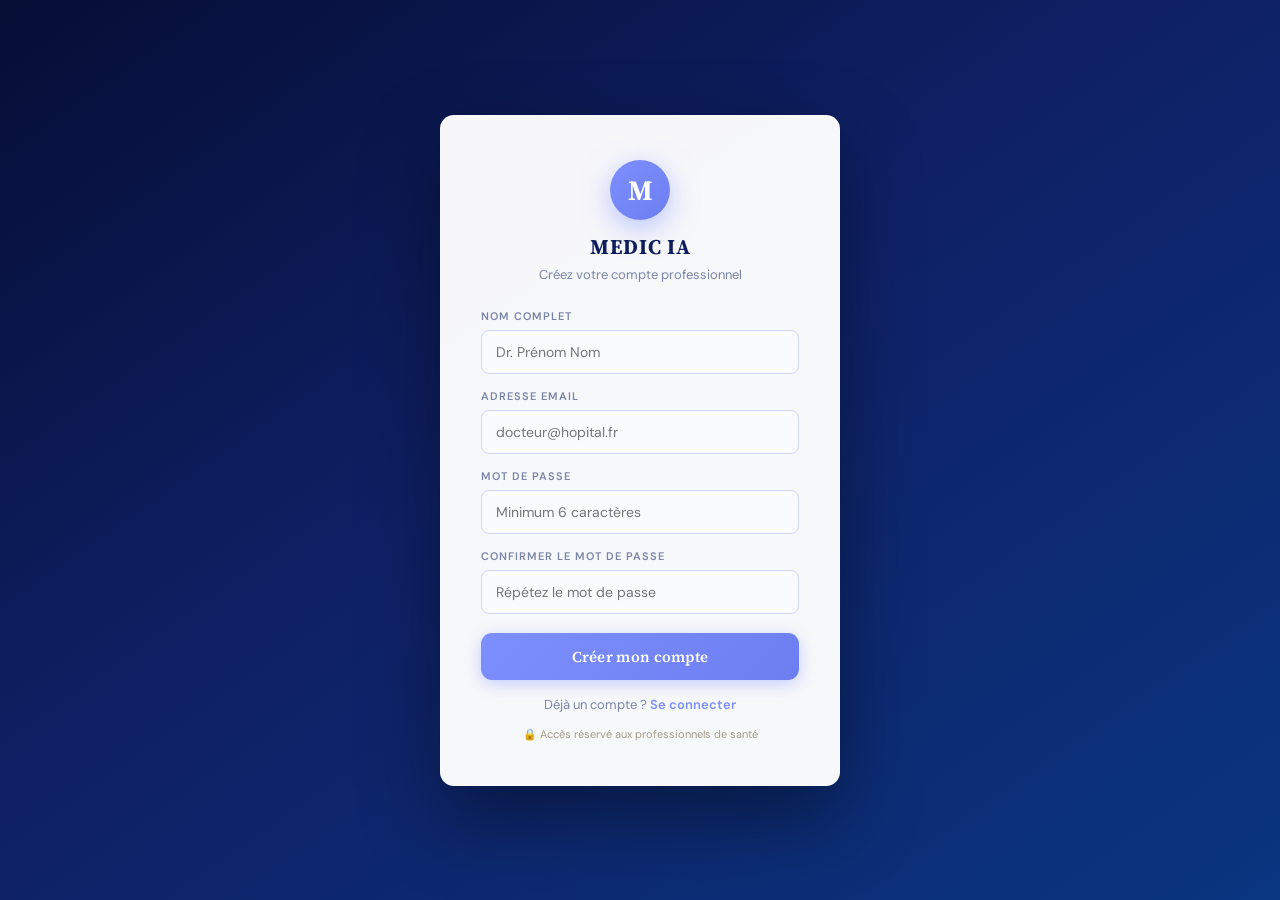
<file: frontend/INDEX.html>
<!DOCTYPE html>
<html lang="fr">
<head>
<meta charset="UTF-8"/>
<meta name="viewport" content="width=device-width, initial-scale=1.0"/>
<title>MEDIC IA – Assistant médical intelligent</title>
<link href="https://fonts.googleapis.com/css2?family=Source+Serif+4:wght@600;700&family=DM+Sans:wght@400;500;600&display=swap" rel="stylesheet"/>
<link rel="stylesheet" href="Prog.css"/>
</head>
<body>


<div id="register-page" class="auth-page active">
  <div class="auth-orbs"><span></span><span></span><span></span></div>
  <div class="auth-card">
    <div class="auth-logo"><div class="logo-circle">M</div><h1>MEDIC IA</h1><p>Créez votre compte professionnel</p></div>
    <div id="reg-error" class="auth-error"></div>
    <div id="reg-success" class="auth-success"></div>
    <div class="field"><label>Nom complet</label><input type="text" id="reg-name" placeholder="Dr. Prénom Nom"/></div>
    <div class="field"><label>Adresse email</label><input type="email" id="reg-email" placeholder="docteur@hopital.fr"/></div>
    <div class="field"><label>Mot de passe</label><input type="password" id="reg-pass" placeholder="Minimum 6 caractères"/></div>
    <div class="field"><label>Confirmer le mot de passe</label><input type="password" id="reg-pass2" placeholder="Répétez le mot de passe"/></div>
    <button class="auth-btn" id="reg-btn" onclick="handleRegister()">Créer mon compte</button>
    <div class="auth-switch">Déjà un compte ? <a onclick="showLogin()">Se connecter</a></div>
    <div class="auth-note">🔒 Accès réservé aux professionnels de santé</div>
  </div>
</div>


<div id="login-page" class="auth-page">
  <div class="auth-orbs"><span></span><span></span><span></span></div>
  <div class="auth-card">
    <div class="auth-logo"><div class="logo-circle">M</div><h1>MEDIC IA</h1><p>Assistant médical intelligent</p></div>
    <div id="login-error" class="auth-error"></div>
    <div class="field"><label>Adresse email</label><input type="email" id="login-email" placeholder="docteur@hopital.fr"/></div>
    <div class="field"><label>Mot de passe</label><input type="password" id="login-pass" placeholder="••••••••"/></div>
    <button class="auth-btn" id="login-btn" onclick="handleLogin()">Se connecter</button>
    <div class="auth-switch">Pas encore de compte ? <a onclick="showRegister()">S'inscrire</a></div>
    <div class="auth-note">🔒 Accès réservé aux professionnels de santé</div>
  </div>
</div>
<div id="loading-page">
  <div class="loading-logo"><div class="big-avatar">M</div><h2>MEDIC IA</h2><p>Assistant médical intelligent</p></div>
  <div class="loading-bar-wrap">
    <div class="loading-bar-track"><div class="loading-bar-fill" id="loading-bar"></div></div>
    <div class="loading-label" id="loading-label">Initialisation...</div>
  </div>
  <div class="loading-steps">
    <div class="loading-step" id="step-1"><div class="step-icon">1</div> Vérification des identifiants</div>
    <div class="loading-step" id="step-2"><div class="step-icon">2</div> Chargement du profil médical</div>
    <div class="loading-step" id="step-3"><div class="step-icon">3</div> Connexion à la base de données</div>
    <div class="loading-step" id="step-4"><div class="step-icon">4</div> Préparation de l'interface</div>
  </div>
</div>


<div id="app">
  <div id="sidebar">
    <div class="sidebar-logo"><div class="s-logo-avatar">M</div><span>MEDIC IA</span></div>
    <div class="sidebar-actions">
      <button class="new-chat-btn" onclick="newChat()">✦ Nouveau chat</button>
    </div>
    <div class="search-box">
      <span style="font-size:13px;color:rgba(255,255,255,0.4)">🔍</span>
      <input type="text" id="search-input" placeholder="Rechercher..." oninput="filterHistory(this.value)"/>
    </div>
    <div class="users-section">
      <div class="users-label">Utilisateurs</div>
      <div class="users-list" id="users-list"></div>
      <button class="add-user-btn" onclick="openAddUser()">
        <div class="add-user-icon">＋</div><span>Ajouter un utilisateur</span>
      </button>
    </div>
    <div class="history-label">
      Historique
      <span class="memory-badge" id="memory-badge-sidebar">
        <span id="memory-badge-icon">💾</span>
        <span id="memory-badge-text">Mémoire active</span>
      </span>
    </div>
    <div id="history-list"><div class="history-empty">Aucun historique pour l'instant</div></div>
    <div class="sidebar-user">
      <div class="s-user-avatar" id="user-avatar-s">DR</div>
      <div class="user-info"><div class="user-name" id="user-name-s">Docteur</div></div>
      <button class="icon-btn" title="Paramètres" onclick="openSettings()">⚙️</button>
      <button class="icon-btn" title="Déconnexion" onclick="logout()">🚪</button>
    </div>
  </div>

  <div id="main">
    <div id="drop-overlay"><div class="drop-icon">📂</div><p>Déposez votre fichier ici</p><span>PDF, image, texte acceptés</span></div>
    <div id="header">
      <button class="toggle-btn" onclick="toggleSidebar()">☰</button>
      <div style="display:flex;align-items:center;gap:11px;">
        <div class="h-logo-avatar">M</div>
        <div><div class="header-title">MEDIC IA</div><div class="header-sub">Assistant médical intelligent</div></div>
      </div>
      <div class="status-dot">En ligne</div>
    </div>
    <div id="messages"></div>
    <div id="input-area">
      <input type="file" id="file-input" accept=".pdf,.png,.jpg,.jpeg,.txt,.doc,.docx" multiple/>
      
      <div class="file-preview-bar" id="transcription-bar">
        <div class="mic-icon">🎙️</div>
        <div id="transcription-text" style="flex:1;font-size:13px;color:var(--text);font-style:italic;">En écoute...</div>
        <div class="wave-bars">
          <div class="wave-bar" style="height:12px"></div>
          <div class="wave-bar" style="height:18px"></div>
          <div class="wave-bar" style="height:10px"></div>
          <div class="wave-bar" style="height:16px"></div>
          <div class="wave-bar" style="height:8px"></div>
        </div>
      </div>
      <div class="file-preview-bar" id="file-preview-bar"></div>
      <div class="input-wrapper">
        <button class="attach-btn" onclick="document.getElementById('file-input').click()">📎</button>
        <textarea id="chat-input" rows="1" placeholder="Posez votre question ou décrivez le cas patient..."></textarea>
        
        <button id="mic-btn" onclick="toggleVoiceInput()" title="Dicter votre message">🎙️</button>
        <button id="send-btn" onclick="sendMessage()" disabled>➤</button>
      </div>
    </div>
  </div>
</div>


<div class="modal-backdrop" id="settings-modal">
  <div class="ios-modal">
    <div class="ios-modal-header">
      <h2>⚙️ Paramètres</h2>
      <button class="ios-modal-close" onclick="closeSettings()">✕</button>
    </div>
    <div class="ios-modal-scroll">

      
      <div class="ios-section">
        <div class="ios-section-label">Profil</div>
        <div class="ios-card">
          <div class="ios-row">
            <div class="ios-row-icon">👤</div>
            <div class="ios-row-content"><div class="ios-row-title">Nom affiché</div></div>
            <div class="ios-row-right"><input class="ios-input" id="setting-name" placeholder="Dr. Prénom Nom" style="max-width:170px;text-align:right"/></div>
          </div>
        </div>
      </div>

      
      <div class="ios-section">
        <div class="ios-section-label">Voix & Audio</div>
        <div class="ios-card">
          
          <div class="ios-row">
            <div class="ios-row-icon">🔊</div>
            <div class="ios-row-content">
              <div class="ios-row-title">Lecture automatique des réponses</div>
              <div class="ios-row-sub">L'IA lit ses réponses automatiquement</div>
            </div>
            <div class="ios-row-right">
              <label class="ios-toggle">
                <input type="checkbox" id="setting-autoread"/>
                <span class="track"></span><span class="thumb"></span>
              </label>
            </div>
          </div>
          
          <div class="ios-row">
            <div class="ios-row-icon">🧬</div>
            <div class="ios-row-content">
              <div class="ios-row-title">Genre de la voix</div>
              <div class="ios-row-sub">Voix masculine ou féminine</div>
            </div>
            <div class="ios-row-right">
              <select class="ios-select" id="setting-voice-gender" onchange="updateVoicePreview()">
                <option value="female">👩 Féminine</option>
                <option value="male">👨 Masculine</option>
              </select>
            </div>
          </div>
          
          <div class="ios-row">
            <div class="ios-row-icon">⚡</div>
            <div class="ios-row-content">
              <div class="ios-row-title">Vitesse de lecture</div>
              <div class="ios-row-sub">Lent · Normal · Rapide</div>
            </div>
            <div class="ios-row-right">
              <select class="ios-select" id="setting-voice-rate">
                <option value="0.8">Lent</option>
                <option value="1.0" selected>Normal</option>
                <option value="1.25">Rapide</option>
                <option value="1.5">Très rapide</option>
              </select>
            </div>
          </div>
          
          <div class="ios-row">
            <div class="ios-row-icon">🎵</div>
            <div class="ios-row-content">
              <div class="ios-row-title">Tonalité</div>
              <div class="ios-row-sub">Grave · Neutre · Aigu</div>
            </div>
            <div class="ios-row-right">
              <select class="ios-select" id="setting-voice-pitch">
                <option value="0.8">Grave</option>
                <option value="1.0" selected>Neutre</option>
                <option value="1.2">Aigu</option>
              </select>
            </div>
          </div>
          
          <div class="ios-row">
            <div class="ios-row-icon">▶️</div>
            <div class="ios-row-content">
              <div class="ios-row-title">Prévisualiser la voix</div>
              <div class="ios-row-sub" id="voice-preview-name">Voix sélectionnée : –</div>
            </div>
            <div class="ios-row-right">
              <button class="voice-preview-btn" onclick="previewVoice()">Écouter</button>
            </div>
          </div>
          
          <div class="ios-row">
            <div class="ios-row-icon">🎙️</div>
            <div class="ios-row-content">
              <div class="ios-row-title">Dictée vocale activée</div>
              <div class="ios-row-sub">Utiliser le micro pour dicter</div>
            </div>
            <div class="ios-row-right">
              <label class="ios-toggle">
                <input type="checkbox" id="setting-voice-input" checked/>
                <span class="track"></span><span class="thumb"></span>
              </label>
            </div>
          </div>
        </div>
      </div>

      
      <div class="ios-section">
        <div class="ios-section-label">Mémoire & Historique</div>
        <div class="ios-card">
          <div class="ios-row">
            <div class="ios-row-icon">🧠</div>
            <div class="ios-row-content">
              <div class="ios-row-title">Conserver les conversations</div>
              <div class="ios-row-sub">Mémoriser l'historique des chats</div>
            </div>
            <div class="ios-row-right">
              <label class="ios-toggle">
                <input type="checkbox" id="setting-memory" checked onchange="syncMemoryBadge()"/>
                <span class="track"></span><span class="thumb"></span>
              </label>
            </div>
          </div>
          <div class="ios-row">
            <div class="ios-row-icon">⏳</div>
            <div class="ios-row-content">
              <div class="ios-row-title">Durée de conservation</div>
              <div class="ios-row-sub">Suppression automatique</div>
            </div>
            <div class="ios-row-right">
              <select class="ios-select" id="setting-retention">
                <option value="forever">Indéfiniment</option>
                <option value="30">30 jours</option>
                <option value="7">7 jours</option>
                <option value="1">1 jour</option>
              </select>
            </div>
          </div>
        </div>
      </div>

      
      <div class="ios-section">
        <div class="ios-section-label">Préférences de réponse</div>
        <div class="ios-card">
          <div class="ios-row">
            <div class="ios-row-icon">📖</div>
            <div class="ios-row-content">
              <div class="ios-row-title">Réponses détaillées</div>
              <div class="ios-row-sub">Développe davantage les explications</div>
            </div>
            <div class="ios-row-right">
              <label class="ios-toggle">
                <input type="checkbox" id="setting-verbose"/>
                <span class="track"></span><span class="thumb"></span>
              </label>
            </div>
          </div>
          <div class="ios-row">
            <div class="ios-row-icon">📚</div>
            <div class="ios-row-content">
              <div class="ios-row-title">Sources médicales</div>
              <div class="ios-row-sub">Inclure les références quand disponibles</div>
            </div>
            <div class="ios-row-right">
              <label class="ios-toggle">
                <input type="checkbox" id="setting-sources" checked/>
                <span class="track"></span><span class="thumb"></span>
              </label>
            </div>
          </div>
        </div>
      </div>

      
      <div class="ios-section">
        <div class="ios-section-label">Données</div>
        <div class="ios-card">
          <div class="ios-row">
            <div class="ios-row-icon">🗑️</div>
            <div class="ios-row-content">
              <div class="ios-row-title" style="color:#ff3b30">Effacer tout l'historique</div>
              <div class="ios-row-sub">Supprime toutes les conversations</div>
            </div>
            <div class="ios-row-right">
              <button onclick="clearAllHistory()" style="background:none;border:none;cursor:pointer;color:#ff3b30;font-size:14px;font-weight:600;font-family:'DM Sans',sans-serif;">Effacer</button>
            </div>
          </div>
        </div>
      </div>

      <button class="ios-save-btn" onclick="saveSettings()">✅ Enregistrer les modifications</button>
    </div>
  </div>
</div>


<div class="modal-backdrop" id="add-user-modal">
  <div class="add-user-modal">
    <h3>➕ Ajouter un utilisateur</h3>
    <div class="field"><label>Nom complet</label><input type="text" id="new-user-name" placeholder="Dr. Prénom Nom"/></div>
    <div class="field"><label>Adresse email</label><input type="email" id="new-user-email" placeholder="docteur@hopital.fr"/></div>
    <div class="field"><label>Mot de passe</label><input type="password" id="new-user-pass" placeholder="Minimum 6 caractères"/></div>
    <div class="add-user-err" id="add-user-err"></div>
    <div class="add-user-actions">
      <button class="btn-cancel" onclick="closeAddUser()">Annuler</button>
      <button class="btn-save" onclick="addNewUser()">Créer</button>
    </div>
  </div>
</div>

<script src="Prog.js"></script>
</body>
</html>
</file>
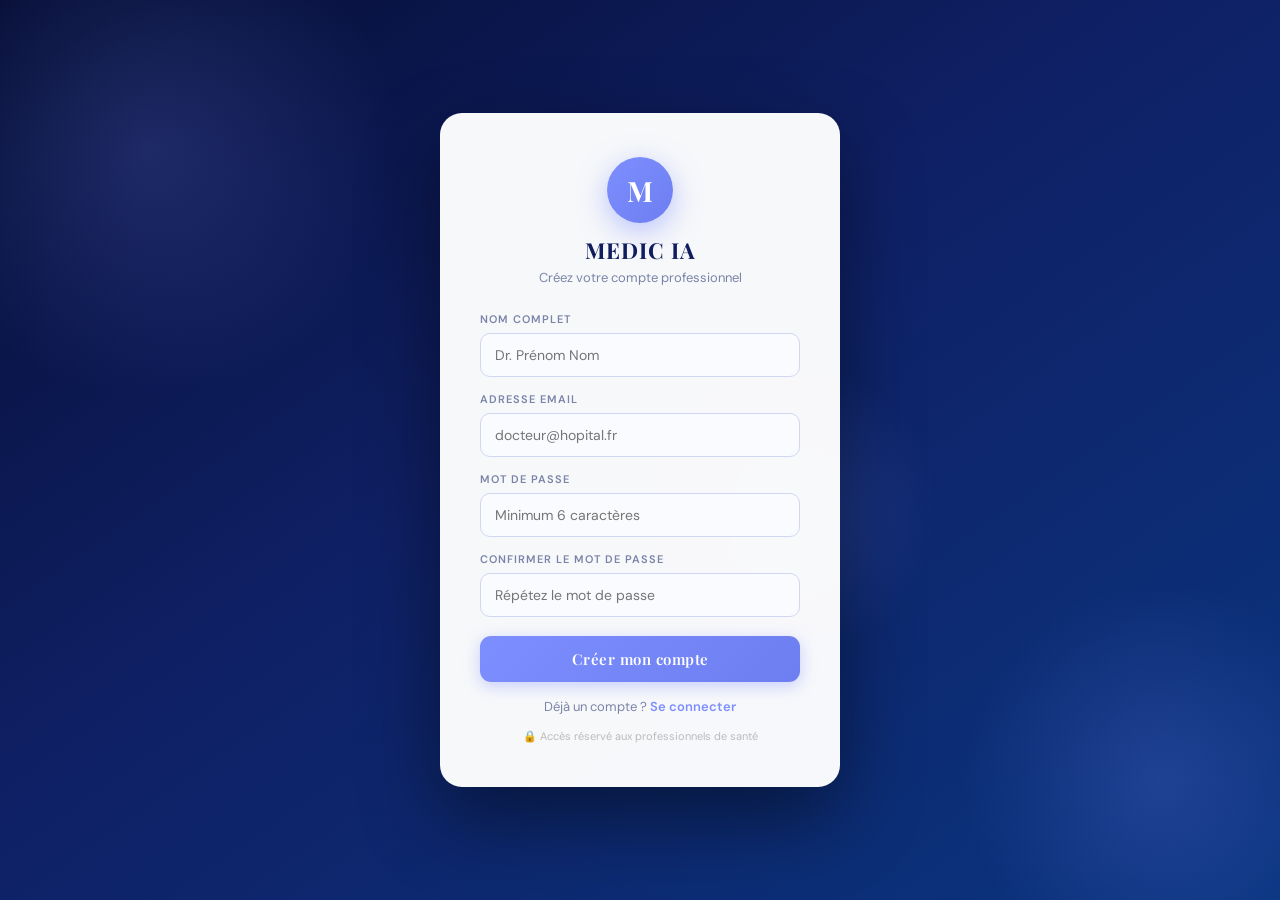
<file: Prog.html>
<!DOCTYPE html>
<html lang="fr">
<head>
<meta charset="UTF-8"/>
<meta name="viewport" content="width=device-width, initial-scale=1.0"/>
<title>MEDIC IA – Assistant médical intelligent</title>
<link href="https://fonts.googleapis.com/css2?family=Playfair+Display:wght@600;700&family=DM+Sans:wght@400;500;600&display=swap" rel="stylesheet"/>
<link rel=" stylesheet" href="Prog.css"/>
</head>
<body>


<div id="register-page" class="auth-page active">
  <div class="auth-orbs"><span></span><span></span><span></span></div>
  <div class="auth-card">
    <div class="auth-logo"><div class="logo-circle">M</div><h1>MEDIC IA</h1><p>Créez votre compte professionnel</p></div>
    <div id="reg-error" class="auth-error"></div>
    <div id="reg-success" class="auth-success"></div>
    <div class="field"><label>Nom complet</label><input type="text" id="reg-name" placeholder="Dr. Prénom Nom"/></div>
    <div class="field"><label>Adresse email</label><input type="email" id="reg-email" placeholder="docteur@hopital.fr"/></div>
    <div class="field"><label>Mot de passe</label><input type="password" id="reg-pass" placeholder="Minimum 6 caractères"/></div>
    <div class="field"><label>Confirmer le mot de passe</label><input type="password" id="reg-pass2" placeholder="Répétez le mot de passe"/></div>
    <button class="auth-btn" id="reg-btn" onclick="handleRegister()">Créer mon compte</button>
    <div class="auth-switch">Déjà un compte ? <a onclick="showLogin()">Se connecter</a></div>
    <div class="auth-note">🔒 Accès réservé aux professionnels de santé</div>
  </div>
</div>


<div id="login-page" class="auth-page">
  <div class="auth-orbs"><span></span><span></span><span></span></div>
  <div class="auth-card">
    <div class="auth-logo"><div class="logo-circle">M</div><h1>MEDIC IA</h1><p>Assistant médical intelligent</p></div>
    <div id="login-error" class="auth-error"></div>
    <div class="field"><label>Adresse email</label><input type="email" id="login-email" placeholder="docteur@hopital.fr"/></div>
    <div class="field"><label>Mot de passe</label><input type="password" id="login-pass" placeholder="••••••••"/></div>
    <button class="auth-btn" id="login-btn" onclick="handleLogin()">Se connecter</button>
    <div class="auth-switch">Pas encore de compte ? <a onclick="showRegister()">S'inscrire</a></div>
    <div class="auth-note">🔒 Accès réservé aux professionnels de santé</div>
  </div>
</div>
<div id="loading-page">
  <div class="loading-logo"><div class="big-avatar">M</div><h2>MEDIC IA</h2><p>Assistant médical intelligent</p></div>
  <div class="loading-bar-wrap">
    <div class="loading-bar-track"><div class="loading-bar-fill" id="loading-bar"></div></div>
    <div class="loading-label" id="loading-label">Initialisation...</div>
  </div>
  <div class="loading-steps">
    <div class="loading-step" id="step-1"><div class="step-icon">1</div> Vérification des identifiants</div>
    <div class="loading-step" id="step-2"><div class="step-icon">2</div> Chargement du profil médical</div>
    <div class="loading-step" id="step-3"><div class="step-icon">3</div> Connexion à la base de données</div>
    <div class="loading-step" id="step-4"><div class="step-icon">4</div> Préparation de l'interface</div>
  </div>
</div>


<div id="app">
  <div id="sidebar">
    <div class="sidebar-logo"><div class="s-logo-avatar">M</div><span>MEDIC IA</span></div>
    <div class="sidebar-actions">
      <button class="new-chat-btn" onclick="newChat()">✦ Nouveau chat</button>
    </div>
    <div class="search-box">
      <span style="font-size:13px;color:rgba(255,255,255,0.4)">🔍</span>
      <input type="text" id="search-input" placeholder="Rechercher..." oninput="filterHistory(this.value)"/>
    </div>
    <div class="users-section">
      <div class="users-label">Utilisateurs</div>
      <div class="users-list" id="users-list"></div>
      <button class="add-user-btn" onclick="openAddUser()">
        <div class="add-user-icon">＋</div><span>Ajouter un utilisateur</span>
      </button>
    </div>
    <div class="history-label">
      Historique
      <span class="memory-badge" id="memory-badge-sidebar">
        <span id="memory-badge-icon">💾</span>
        <span id="memory-badge-text">Mémoire active</span>
      </span>
    </div>
    <div id="history-list"><div class="history-empty">Aucun historique pour l'instant</div></div>
    <div class="sidebar-user">
      <div class="s-user-avatar" id="user-avatar-s">DR</div>
      <div class="user-info"><div class="user-name" id="user-name-s">Docteur</div></div>
      <button class="icon-btn" title="Paramètres" onclick="openSettings()">⚙️</button>
      <button class="icon-btn" title="Déconnexion" onclick="logout()">🚪</button>
    </div>
  </div>

  <div id="main">
    <div id="drop-overlay"><div class="drop-icon">📂</div><p>Déposez votre fichier ici</p><span>PDF, image, texte acceptés</span></div>
    <div id="header">
      <button class="toggle-btn" onclick="toggleSidebar()">☰</button>
      <div style="display:flex;align-items:center;gap:11px;">
        <div class="h-logo-avatar">M</div>
        <div><div class="header-title">MEDIC IA</div><div class="header-sub">Assistant médical intelligent</div></div>
      </div>
      <div class="status-dot">En ligne</div>
    </div>
    <div id="messages"></div>
    <div id="input-area">
      <input type="file" id="file-input" accept=".pdf,.png,.jpg,.jpeg,.txt,.doc,.docx" multiple/>
      
      <div class="file-preview-bar" id="transcription-bar">
        <div class="mic-icon">🎙️</div>
        <div id="transcription-text" style="flex:1;font-size:13px;color:var(--text);font-style:italic;">En écoute...</div>
        <div class="wave-bars">
          <div class="wave-bar" style="height:12px"></div>
          <div class="wave-bar" style="height:18px"></div>
          <div class="wave-bar" style="height:10px"></div>
          <div class="wave-bar" style="height:16px"></div>
          <div class="wave-bar" style="height:8px"></div>
        </div>
      </div>
      <div class="file-preview-bar" id="file-preview-bar"></div>
      <div class="input-wrapper">
        <button class="attach-btn" onclick="document.getElementById('file-input').click()">📎</button>
        <textarea id="chat-input" rows="1" placeholder="Posez votre question ou décrivez le cas patient..."></textarea>
        
        <button id="mic-btn" onclick="toggleVoiceInput()" title="Dicter votre message">🎙️</button>
        <button id="send-btn" onclick="sendMessage()" disabled>➤</button>
      </div>
    </div>
  </div>
</div>


<div class="modal-backdrop" id="settings-modal">
  <div class="ios-modal">
    <div class="ios-modal-header">
      <h2>⚙️ Paramètres</h2>
      <button class="ios-modal-close" onclick="closeSettings()">✕</button>
    </div>
    <div class="ios-modal-scroll">

      
      <div class="ios-section">
        <div class="ios-section-label">Profil</div>
        <div class="ios-card">
          <div class="ios-row">
            <div class="ios-row-icon">👤</div>
            <div class="ios-row-content"><div class="ios-row-title">Nom affiché</div></div>
            <div class="ios-row-right"><input class="ios-input" id="setting-name" placeholder="Dr. Prénom Nom" style="max-width:170px;text-align:right"/></div>
          </div>
        </div>
      </div>

      
      <div class="ios-section">
        <div class="ios-section-label">Voix & Audio</div>
        <div class="ios-card">
          
          <div class="ios-row">
            <div class="ios-row-icon">🔊</div>
            <div class="ios-row-content">
              <div class="ios-row-title">Lecture automatique des réponses</div>
              <div class="ios-row-sub">L'IA lit ses réponses automatiquement</div>
            </div>
            <div class="ios-row-right">
              <label class="ios-toggle">
                <input type="checkbox" id="setting-autoread"/>
                <span class="track"></span><span class="thumb"></span>
              </label>
            </div>
          </div>
          
          <div class="ios-row">
            <div class="ios-row-icon">🧬</div>
            <div class="ios-row-content">
              <div class="ios-row-title">Genre de la voix</div>
              <div class="ios-row-sub">Voix masculine ou féminine</div>
            </div>
            <div class="ios-row-right">
              <select class="ios-select" id="setting-voice-gender" onchange="updateVoicePreview()">
                <option value="female">👩 Féminine</option>
                <option value="male">👨 Masculine</option>
              </select>
            </div>
          </div>
          
          <div class="ios-row">
            <div class="ios-row-icon">⚡</div>
            <div class="ios-row-content">
              <div class="ios-row-title">Vitesse de lecture</div>
              <div class="ios-row-sub">Lent · Normal · Rapide</div>
            </div>
            <div class="ios-row-right">
              <select class="ios-select" id="setting-voice-rate">
                <option value="0.8">Lent</option>
                <option value="1.0" selected>Normal</option>
                <option value="1.25">Rapide</option>
                <option value="1.5">Très rapide</option>
              </select>
            </div>
          </div>
          
          <div class="ios-row">
            <div class="ios-row-icon">🎵</div>
            <div class="ios-row-content">
              <div class="ios-row-title">Tonalité</div>
              <div class="ios-row-sub">Grave · Neutre · Aigu</div>
            </div>
            <div class="ios-row-right">
              <select class="ios-select" id="setting-voice-pitch">
                <option value="0.8">Grave</option>
                <option value="1.0" selected>Neutre</option>
                <option value="1.2">Aigu</option>
              </select>
            </div>
          </div>
          
          <div class="ios-row">
            <div class="ios-row-icon">▶️</div>
            <div class="ios-row-content">
              <div class="ios-row-title">Prévisualiser la voix</div>
              <div class="ios-row-sub" id="voice-preview-name">Voix sélectionnée : –</div>
            </div>
            <div class="ios-row-right">
              <button class="voice-preview-btn" onclick="previewVoice()">Écouter</button>
            </div>
          </div>
          
          <div class="ios-row">
            <div class="ios-row-icon">🎙️</div>
            <div class="ios-row-content">
              <div class="ios-row-title">Dictée vocale activée</div>
              <div class="ios-row-sub">Utiliser le micro pour dicter</div>
            </div>
            <div class="ios-row-right">
              <label class="ios-toggle">
                <input type="checkbox" id="setting-voice-input" checked/>
                <span class="track"></span><span class="thumb"></span>
              </label>
            </div>
          </div>
        </div>
      </div>

      
      <div class="ios-section">
        <div class="ios-section-label">Mémoire & Historique</div>
        <div class="ios-card">
          <div class="ios-row">
            <div class="ios-row-icon">🧠</div>
            <div class="ios-row-content">
              <div class="ios-row-title">Conserver les conversations</div>
              <div class="ios-row-sub">Mémoriser l'historique des chats</div>
            </div>
            <div class="ios-row-right">
              <label class="ios-toggle">
                <input type="checkbox" id="setting-memory" checked onchange="syncMemoryBadge()"/>
                <span class="track"></span><span class="thumb"></span>
              </label>
            </div>
          </div>
          <div class="ios-row">
            <div class="ios-row-icon">⏳</div>
            <div class="ios-row-content">
              <div class="ios-row-title">Durée de conservation</div>
              <div class="ios-row-sub">Suppression automatique</div>
            </div>
            <div class="ios-row-right">
              <select class="ios-select" id="setting-retention">
                <option value="forever">Indéfiniment</option>
                <option value="30">30 jours</option>
                <option value="7">7 jours</option>
                <option value="1">1 jour</option>
              </select>
            </div>
          </div>
        </div>
      </div>

      
      <div class="ios-section">
        <div class="ios-section-label">Préférences de réponse</div>
        <div class="ios-card">
          <div class="ios-row">
            <div class="ios-row-icon">📖</div>
            <div class="ios-row-content">
              <div class="ios-row-title">Réponses détaillées</div>
              <div class="ios-row-sub">Développe davantage les explications</div>
            </div>
            <div class="ios-row-right">
              <label class="ios-toggle">
                <input type="checkbox" id="setting-verbose"/>
                <span class="track"></span><span class="thumb"></span>
              </label>
            </div>
          </div>
          <div class="ios-row">
            <div class="ios-row-icon">📚</div>
            <div class="ios-row-content">
              <div class="ios-row-title">Sources médicales</div>
              <div class="ios-row-sub">Inclure les références quand disponibles</div>
            </div>
            <div class="ios-row-right">
              <label class="ios-toggle">
                <input type="checkbox" id="setting-sources" checked/>
                <span class="track"></span><span class="thumb"></span>
              </label>
            </div>
          </div>
        </div>
      </div>

      
      <div class="ios-section">
        <div class="ios-section-label">Données</div>
        <div class="ios-card">
          <div class="ios-row">
            <div class="ios-row-icon">🗑️</div>
            <div class="ios-row-content">
              <div class="ios-row-title" style="color:#ff3b30">Effacer tout l'historique</div>
              <div class="ios-row-sub">Supprime toutes les conversations</div>
            </div>
            <div class="ios-row-right">
              <button onclick="clearAllHistory()" style="background:none;border:none;cursor:pointer;color:#ff3b30;font-size:14px;font-weight:600;font-family:'DM Sans',sans-serif;">Effacer</button>
            </div>
          </div>
        </div>
      </div>

      <button class="ios-save-btn" onclick="saveSettings()">✅ Enregistrer les modifications</button>
    </div>
  </div>
</div>


<div class="modal-backdrop" id="add-user-modal">
  <div class="add-user-modal">
    <h3>➕ Ajouter un utilisateur</h3>
    <div class="field"><label>Nom complet</label><input type="text" id="new-user-name" placeholder="Dr. Prénom Nom"/></div>
    <div class="field"><label>Adresse email</label><input type="email" id="new-user-email" placeholder="docteur@hopital.fr"/></div>
    <div class="field"><label>Mot de passe</label><input type="password" id="new-user-pass" placeholder="Minimum 6 caractères"/></div>
    <div class="add-user-err" id="add-user-err"></div>
    <div class="add-user-actions">
      <button class="btn-cancel" onclick="closeAddUser()">Annuler</button>
      <button class="btn-save" onclick="addNewUser()">Créer</button>
    </div>
  </div>
</div>

<script src="Prog.js"></script>
</body>
</html>
</file>
<file: frontend/Prog.css>
:root {
  --navy:#0f1d5e;--blue:#1a3a8c;--accent:#3655c9;
  --logo-blue:#7D8FFF;--logo-blue-dark:#6D7FF0;
  --light:#eef1fb;--border:#d0d7f5;--text:#1a1f3c;
  --muted:#7a84a8;--white:#ffffff;--green:#34c97a;
  --bubble-user:#1a3a8c;--sidebar-w:268px;--paper:#f0f2fc;
  --seal:50%;
  --ios-bg:#f2f2f7;--ios-card:#ffffff;--ios-sep:#c6c6c8;
  --ios-label:#8e8e93;--ios-blue:#007aff;--ios-red:#ff3b30;
  --ios-green:#34c759;--ios-radius:12px;
}
*,*::before,*::after{box-sizing:border-box;margin:0;padding:0;}
body{font-family:'DM Sans',sans-serif;background:#f0f2fc;color:var(--text);height:100vh;overflow:hidden;}


.auth-page{position:fixed;inset:0;z-index:100;display:none;align-items:center;justify-content:center;background:linear-gradient(145deg,#060e35 0%,#0f2065 45%,#0a3580 100%);overflow:hidden;}
.auth-page.active{display:flex;}
.auth-orbs{display:none;}
.auth-card{background:rgba(255,255,255,0.97);border-radius:14px;padding:44px 40px;width:400px;box-shadow:0 32px 80px rgba(0,0,0,0.4);position:relative;z-index:1;animation:card-in 0.45s cubic-bezier(0.22,1,0.36,1) both;border:1px solid rgba(255,255,255,0.08);}
@keyframes card-in{from{opacity:0;transform:translateY(18px);}to{opacity:1;transform:translateY(0);}}
.auth-logo{text-align:center;margin-bottom:26px;}
.auth-logo .logo-circle{width:60px;height:60px;border-radius:50%;background:linear-gradient(135deg,var(--logo-blue) 0%,var(--logo-blue-dark) 100%);color:#fff;font-family:'Source Serif 4',serif;font-size:28px;font-weight:700;display:flex;align-items:center;justify-content:center;margin:0 auto 12px;box-shadow:0 8px 28px rgba(125,143,255,0.5);}
.auth-logo h1{font-family:'Source Serif 4',serif;font-size:21px;color:var(--navy);letter-spacing:1px;}
.auth-logo p{font-size:13px;color:var(--muted);margin-top:5px;}
.field{margin-bottom:15px;}
.field label{display:block;font-size:11px;font-weight:600;color:var(--muted);letter-spacing:1px;text-transform:uppercase;margin-bottom:7px;}
.field input,.field select{width:100%;padding:12px 14px;border:1.5px solid var(--border);border-radius:8px;font-size:14px;font-family:'DM Sans',sans-serif;color:var(--text);outline:none;transition:border-color 0.2s,box-shadow 0.2s;background:#fafbff;}
.field input:focus,.field select:focus{border-color:var(--logo-blue);box-shadow:0 0 0 3px rgba(125,143,255,0.15);}
.auth-btn{width:100%;padding:13px;background:linear-gradient(135deg,var(--logo-blue) 0%,var(--logo-blue-dark) 100%);color:#fff;border:none;border-radius:11px;font-size:15px;font-weight:600;font-family:'Source Serif 4',serif;cursor:pointer;letter-spacing:0.3px;transition:opacity 0.2s,transform 0.15s;margin-top:4px;box-shadow:0 4px 16px rgba(125,143,255,0.4);}
.auth-btn:hover{opacity:0.92;transform:translateY(-1px);}
.auth-btn:disabled{opacity:0.5;cursor:not-allowed;transform:none;}
.auth-error{background:#fff0f0;border:1px solid #ffcdd2;border-radius:8px;padding:10px 12px;font-size:13px;color:#c62828;margin-bottom:14px;display:none;}
.auth-success{background:#f0fff4;border:1px solid #c6f6d5;border-radius:8px;padding:10px 12px;font-size:13px;color:#276749;margin-bottom:14px;display:none;}
.auth-switch{text-align:center;font-size:13px;color:var(--muted);margin-top:16px;}
.auth-switch a{color:var(--logo-blue);cursor:pointer;font-weight:600;text-decoration:none;}
.auth-note{text-align:center;font-size:11px;color:#A39C8A;margin-top:14px;}


#loading-page{position:fixed;inset:0;z-index:99;display:none;align-items:center;justify-content:center;background:linear-gradient(145deg,#060e35 0%,#0f2065 45%,#0a3580 100%);flex-direction:column;gap:32px;}
#loading-page.visible{display:flex;}
.loading-logo{display:flex;flex-direction:column;align-items:center;gap:14px;animation:fade-up 0.5s ease both;}
.loading-logo .big-avatar{width:74px;height:74px;border-radius:50%;background:linear-gradient(135deg,var(--logo-blue) 0%,var(--logo-blue-dark) 100%);color:#fff;font-family:'Source Serif 4',serif;font-size:34px;font-weight:700;display:flex;align-items:center;justify-content:center;box-shadow:0 0 40px rgba(125,143,255,0.6);animation:avatar-pulse 2s ease-in-out infinite;}
.loading-logo h2{font-family:'Source Serif 4',serif;color:#fff;font-size:24px;letter-spacing:1px;font-weight:600;}
.loading-logo p{color:rgba(255,255,255,0.5);font-size:13px;}
.loading-bar-wrap{width:260px;animation:fade-up 0.5s 0.2s ease both;}
.loading-bar-track{width:100%;height:3px;background:rgba(255,255,255,0.12);border-radius:4px;overflow:hidden;}
.loading-bar-fill{height:100%;background:linear-gradient(90deg,var(--logo-blue),#b0bcff);border-radius:4px;width:0%;transition:width 0.4s ease;}
.loading-label{color:rgba(255,255,255,0.45);font-size:12px;text-align:center;margin-top:10px;min-height:18px;}
.loading-steps{display:flex;flex-direction:column;gap:10px;animation:fade-up 0.5s 0.3s ease both;}
.loading-step{display:flex;align-items:center;gap:10px;color:rgba(255,255,255,0.35);font-size:13px;transition:color 0.3s;}
.loading-step.done{color:rgba(255,255,255,0.85);}
.loading-step .step-icon{width:20px;height:20px;border-radius:50%;border:1.5px solid rgba(255,255,255,0.2);display:flex;align-items:center;justify-content:center;font-size:10px;flex-shrink:0;transition:all 0.3s;}
.loading-step.done .step-icon{background:var(--green);border-color:var(--green);color:#fff;}
@keyframes fade-up{from{opacity:0;transform:translateY(14px);}to{opacity:1;transform:translateY(0);}}


#app{display:none;height:100vh;overflow:hidden;flex-direction:row;}
#app.visible{display:flex;}


#sidebar{width:var(--sidebar-w);min-width:var(--sidebar-w);background:var(--navy);color:#fff;display:flex;flex-direction:column;transition:width 0.3s ease,min-width 0.3s ease;overflow:hidden;}
#sidebar.collapsed{width:0;min-width:0;}
.sidebar-logo{padding:20px 18px 14px;display:flex;align-items:center;gap:11px;border-bottom:1px solid rgba(255,255,255,0.08);}
.s-logo-avatar{width:36px;height:36px;border-radius:50%;background:linear-gradient(135deg,var(--logo-blue) 0%,var(--logo-blue-dark) 100%);color:#fff;font-family:'Source Serif 4',serif;font-size:16px;font-weight:700;display:flex;align-items:center;justify-content:center;flex-shrink:0;}
.s-user-avatar{width:34px;height:34px;border-radius:50%;background:rgba(255,255,255,0.15);border:1.5px solid rgba(255,255,255,0.25);color:#fff;font-family:'Source Serif 4',serif;font-size:13px;font-weight:700;display:flex;align-items:center;justify-content:center;flex-shrink:0;}
.sidebar-logo span{font-family:'Source Serif 4',serif;font-size:16px;font-weight:600;letter-spacing:0.5px;white-space:nowrap;}
.sidebar-actions{padding:14px 12px 10px;}
.new-chat-btn{width:100%;padding:10px 14px;background:rgba(255,255,255,0.08);border:1px solid rgba(255,255,255,0.16);border-radius:8px;color:#fff;font-size:13px;font-weight:600;font-family:'DM Sans',sans-serif;cursor:pointer;display:flex;align-items:center;gap:8px;white-space:nowrap;transition:background 0.15s;}
.new-chat-btn:hover{background:rgba(255,255,255,0.16);}
.search-box{margin:10px 12px;display:flex;align-items:center;gap:8px;background:rgba(255,255,255,0.07);border-radius:7px;padding:8px 12px;}
.search-box input{background:none;border:none;outline:none;color:#fff;font-size:13px;width:100%;font-family:'DM Sans',sans-serif;}
.search-box input::placeholder{color:rgba(255,255,255,0.35);}


.users-section{padding:10px 12px 0;}
.users-label{font-size:10px;font-weight:700;letter-spacing:1.6px;color:rgba(255,255,255,0.35);text-transform:uppercase;margin-bottom:6px;padding:0 2px;}
.users-list{display:flex;flex-direction:column;gap:2px;}
.user-switch-item{display:flex;align-items:center;gap:8px;padding:7px 10px;border-radius:8px;cursor:pointer;transition:background 0.15s;}
.user-switch-item:hover{background:rgba(255,255,255,0.07);}
.user-switch-item.active-user{background:rgba(255,255,255,0.1);}
.user-switch-avatar{width:26px;height:26px;border-radius:50%;background:rgba(255,255,255,0.15);border:1.5px solid rgba(255,255,255,0.2);color:#fff;font-size:11px;font-weight:700;display:flex;align-items:center;justify-content:center;flex-shrink:0;}
.user-switch-item.active-user .user-switch-avatar{background:var(--logo-blue);border-color:var(--logo-blue);}
.user-switch-name{font-size:12px;font-weight:500;flex:1;white-space:nowrap;overflow:hidden;text-overflow:ellipsis;}
.user-switch-badge{font-size:9px;background:var(--logo-blue);color:#fff;border-radius:4px;padding:1px 5px;font-weight:700;}
.add-user-btn{display:flex;align-items:center;gap:8px;padding:7px 10px;border-radius:8px;cursor:pointer;color:rgba(255,255,255,0.45);font-size:12px;font-weight:500;background:none;border:none;width:100%;transition:color 0.15s,background 0.15s;}
.add-user-btn:hover{color:#fff;background:rgba(255,255,255,0.07);}
.add-user-icon{width:26px;height:26px;border-radius:50%;border:1.5px dashed rgba(255,255,255,0.25);display:flex;align-items:center;justify-content:center;font-size:15px;flex-shrink:0;}

.history-label{padding:10px 18px 6px;font-size:10px;font-weight:700;letter-spacing:1.6px;color:rgba(255,255,255,0.35);text-transform:uppercase;}
#history-list{flex:1;overflow-y:auto;padding:0 8px;}
#history-list::-webkit-scrollbar{width:3px;}
#history-list::-webkit-scrollbar-thumb{background:rgba(255,255,255,0.15);border-radius:3px;}
.history-empty{padding:20px 12px;text-align:center;color:rgba(255,255,255,0.3);font-size:12px;}
.history-item{padding:10px 12px;border-radius:8px;cursor:pointer;margin-bottom:2px;transition: 0.15s;display:flex;align-items:center;justify-content:space-between;gap:8px;}
.history-item:hover{background:rgba(255,255,255,0.08);}
.history-item-content{flex:1;min-width:0;}
.history-item .h-title{font-size:13px;font-weight:500;white-space:nowrap;overflow:hidden;text-overflow:ellipsis;}
.history-item .h-date{font-size:11px;color:rgba(255,255,255,0.4);margin-top:2px;}
.history-item .h-delete{background:none;border:none;cursor:pointer;color:rgba(255,255,255,0.25);font-size:14px;padding:2px 4px;border-radius:4px;flex-shrink:0;line-height:1;transition:color 0.15s;display:none;}
.history-item:hover .h-delete{display:block;}
.history-item .h-delete:hover{color:#D98277;}
.sidebar-user{padding:14px;border-top:1px solid rgba(255,255,255,0.08);display:flex;align-items:center;gap:10px;}
.sidebar-user .user-info{flex:1;overflow:hidden;}
.sidebar-user .user-name{font-size:13px;font-weight:600;white-space:nowrap;overflow:hidden;text-overflow:ellipsis;}
.icon-btn{background:none;border:none;cursor:pointer;font-size:15px;color:rgba(255,255,255,0.45);padding:4px;border-radius:6px;transition:color 0.15s,background 0.15s;flex-shrink:0;}
.icon-btn:hover{color:#fff;background:rgba(255,255,255,0.1);}


.memory-badge{display:inline-flex;align-items:center;gap:4px;font-size:11px;padding:2px 8px;border-radius:20px;font-weight:600;margin-left:6px;}
.memory-badge.on{background:rgba(52,201,122,0.15);color:#1a7a49;}
.memory-badge.off{background:rgba(122,132,168,0.12);color:var(--muted);}


#main{flex:1;display:flex;flex-direction:column;overflow:hidden;min-width:0;position:relative;background:var(--paper);}
#header{padding:14px 24px;background:#fff;border-bottom:1px solid var(--border);display:flex;align-items:center;gap:14px;flex-shrink:0;}
#header::after{content:'';position:absolute;left:0;right:0;bottom:-4px;height:1px;background:var(--border);}
.toggle-btn{background:var(--light);border:none;cursor:pointer;border-radius:8px;width:36px;height:36px;font-size:18px;display:flex;align-items:center;justify-content:center;color:var(--navy);transition:background 0.2s;flex-shrink:0;}
.toggle-btn:hover{background:var(--border);}
.h-logo-avatar{width:38px;height:38px;border-radius:50%;background:linear-gradient(135deg,var(--logo-blue) 0%,var(--logo-blue-dark) 100%);color:#fff;font-family:'Source Serif 4',serif;font-size:17px;font-weight:700;display:flex;align-items:center;justify-content:center;}
.header-title{font-family:'Source Serif 4',serif;font-size:16px;color:var(--navy);font-weight:600;letter-spacing:0.3px;}
.header-sub{font-size:12px;color:var(--muted);margin-top:1px;}
.status-dot{margin-left:auto;display:flex;align-items:center;gap:6px;font-size:12px;color:var(--green);font-weight:600;}
.status-dot::before{content:'';width:7px;height:7px;border-radius:50%;background:var(--green);animation:pulse 2s infinite;}
@keyframes pulse{0%,100%{opacity:1;}50%{opacity:0.45;}}


#messages{flex:1;overflow-y:auto;padding:28px 32px;display:flex;flex-direction:column;gap:0;}
#messages::-webkit-scrollbar{width:4px;}
#messages::-webkit-scrollbar-thumb{background:var(--border);border-radius:4px;}
#welcome{display:flex;flex-direction:column;align-items:center;justify-content:center;flex:1;text-align:center;padding:20px;}
.welcome-avatar{width:70px;height:70px;border-radius:50%;background:linear-gradient(135deg,var(--logo-blue) 0%,var(--logo-blue-dark) 100%);color:#fff;font-family:'Source Serif 4',serif;font-size:32px;font-weight:700;display:flex;align-items:center;justify-content:center;box-shadow:0 8px 28px rgba(125,143,255,0.4);margin-bottom:18px;animation:welcome-in 0.4s ease both;}
@keyframes welcome-in{from{opacity:0;transform:scale(0.92);}to{opacity:1;transform:scale(1);}}
#welcome h2{font-family:'Source Serif 4',serif;font-size:22px;color:var(--navy);margin-bottom:6px;animation:fade-up 0.5s 0.1s ease both;}
#welcome p{color:var(--muted);font-size:14px;margin-bottom:32px;animation:fade-up 0.5s 0.2s ease both;}
.suggestions{display:flex;flex-wrap:wrap;gap:12px;justify-content:center;animation:fade-up 0.5s 0.3s ease both;}
.suggestion-btn{padding:12px 20px;border:1.5px solid var(--border);border-radius:9px;background:#FFFEFB;cursor:pointer;font-size:14px;font-weight:600;color:var(--navy);font-family:'DM Sans',sans-serif;display:flex;align-items:center;gap:8px;transition:all 0.2s;}
.suggestion-btn:hover{background:var(--light);border-color:var(--logo-blue);transform:translateY(-2px);}


.msg-row{display:flex;gap:10px;margin-bottom:18px;animation:fade-up 0.3s ease both;}
.msg-row.user{flex-direction:row-reverse;}
.msg-avatar{width:32px;height:32px;border-radius:var(--seal);font-family:'Source Serif 4',serif;font-size:12px;font-weight:600;color:#fff;display:flex;align-items:center;justify-content:center;flex-shrink:0;align-self:flex-start;}
.msg-avatar.ai{background:linear-gradient(135deg,var(--logo-blue) 0%,var(--logo-blue-dark) 100%);}
.msg-avatar.user-av{background:rgba(125,143,255,0.2);color:var(--logo-blue-dark);border:1.5px solid var(--logo-blue);}
.msg-bubble{max-width:68%;padding:13px 16px;border-radius:14px;font-size:14px;line-height:1.65;white-space:pre-wrap;box-shadow:0 1px 3px rgba(28,39,64,0.06);position:relative;}
.msg-row.ai .msg-bubble{background:#fff;color:var(--text);border-top-left-radius:4px;}
.msg-row.user .msg-bubble{background:var(--bubble-user);color:#fff;border-top-right-radius:4px;}


.tts-btn{display:inline-flex;align-items:center;gap:4px;margin-top:8px;padding:4px 10px;border-radius:20px;border:1px solid var(--border);background:var(--light);color:var(--muted);font-size:11px;font-weight:600;cursor:pointer;font-family:'DM Sans',sans-serif;transition:all 0.2s;}
.tts-btn:hover{background:var(--logo-blue);color:#fff;border-color:var(--logo-blue);}
.tts-btn.speaking{background:var(--logo-blue);color:#fff;border-color:var(--logo-blue);}
.tts-btn.speaking::before{content:'';display:inline-block;width:8px;height:8px;border-radius:50%;background:#fff;animation:pulse 1s infinite;}

.typing-bubble{display:flex;align-items:center;gap:5px;background:#fff;padding:14px 18px;border-radius:18px;border-top-left-radius:4px;}
.dot{width:7px;height:7px;border-radius:50%;background:var(--logo-blue);animation:bounce 1.2s infinite ease-in-out;}
.dot:nth-child(2){animation-delay:0.2s;}.dot:nth-child(3){animation-delay:0.4s;}
@keyframes bounce{0%,80%,100%{transform:translateY(0);}40%{transform:translateY(-6px);}}


#input-area{padding:14px 32px 22px;background:#fff;border-top:1px solid var(--border);flex-shrink:0;}
#file-input{display:none;}
.file-preview-bar{display:none;align-items:center;gap:8px;flex-wrap:wrap;padding:8px 14px;background:var(--light);border-radius:9px;margin-bottom:8px;border:1px solid var(--border);}
.file-preview-bar.visible{display:flex;}
.file-chip{display:flex;align-items:center;gap:6px;background:#fff;border:1px solid var(--border);border-radius:7px;padding:5px 10px;font-size:12px;font-weight:500;color:var(--text);max-width:180px;}
.file-chip .chip-name{overflow:hidden;text-overflow:ellipsis;white-space:nowrap;}
.file-chip .chip-remove{background:none;border:none;cursor:pointer;color:var(--muted);font-size:14px;padding:0;line-height:1;flex-shrink:0;}
.file-chip .chip-remove:hover{color:#c62828;}
.input-wrapper{display:flex;align-items:flex-end;gap:10px;background:var(--light);border-radius:12px;padding:10px 14px;border:1.5px solid var(--border);transition:border-color 0.2s,box-shadow 0.2s;}
.input-wrapper:focus-within{border-color:var(--logo-blue);box-shadow:0 0 0 3px rgba(125,143,255,0.12);}
.attach-btn{background:none;border:none;cursor:pointer;color:var(--muted);font-size:18px;padding:4px 6px;border-radius:7px;transition:color 0.2s,background 0.2s;flex-shrink:0;line-height:1;}
.attach-btn:hover{color:var(--logo-blue);}


#chat-input{flex:1;background:none;border:none;outline:none;font-size:14px;font-family:'DM Sans',sans-serif;color:var(--text);resize:none;line-height:1.5;max-height:120px;overflow-y:auto;}
#chat-input::placeholder{color:var(--muted);}
#send-btn{width:38px;height:38px;border-radius:9px;background:linear-gradient(135deg,var(--logo-blue) 0%,var(--logo-blue-dark) 100%);color:#fff;border:none;cursor:pointer;font-size:16px;display:flex;align-items:center;justify-content:center;flex-shrink:0;transition:opacity 0.2s,transform 0.15s;}
#send-btn:hover:not(:disabled){opacity:0.85;transform:scale(1.04);}
#send-btn:disabled{background:var(--border);cursor:not-allowed;}
#drop-overlay{position:absolute;inset:0;z-index:50;background:rgba(15,29,94,0.85);display:none;align-items:center;justify-content:center;flex-direction:column;gap:12px;pointer-events:none;}
#drop-overlay.active{display:flex;pointer-events:all;}
#drop-overlay .drop-icon{font-size:48px;}
#drop-overlay p{color:#fff;font-size:16px;font-weight:600;}
#drop-overlay span{color:rgba(255,255,255,0.5);font-size:13px;}


#mic-btn{width:38px;height:38px;border-radius:50%;border:none;cursor:pointer;font-size:16px;display:flex;align-items:center;justify-content:center;flex-shrink:0;transition:all 0.2s;background:var(--light);color:var(--muted);}
#mic-btn:hover{background:rgba(28,39,64,0.1);color:var(--logo-blue);}
#mic-btn.listening{background:var(--navy);color:#fff;box-shadow:0 0 0 0 rgba(15,29,94,0.4);animation:mic-pulse 1.2s ease-in-out infinite;}
@keyframes mic-pulse{0%{box-shadow:0 0 0 0 rgba(15,29,94,0.45);}70%{box-shadow:0 0 0 10px rgba(15,29,94,0);}100%{box-shadow:0 0 0 0 rgba(15,29,94,0);}}


#transcription-bar{display:none;align-items:center;gap:8px;padding:8px 14px;background:rgba(125,143,255,0.08);border-radius:10px;margin-bottom:8px;border:1px solid rgba(125,143,255,0.2);}
#transcription-bar.visible{display:flex;}
#transcription-bar .mic-icon{width:24px;height:24px;border-radius:50%;background:var(--logo-blue);color:#fff;display:flex;align-items:center;justify-content:center;font-size:11px;flex-shrink:0;animation:pulse 1s infinite;}
#transcription-text{flex:1;font-size:13px;color:var(--text);font-style:italic;}


.modal-backdrop{position:fixed;inset:0;z-index:200;background:rgba(0,0,0,0.45);display:none;align-items:center;justify-content:center;backdrop-filter:blur(4px);}
.modal-backdrop.active{display:flex;}


.ios-modal{
  background:var(--ios-bg);border-radius:18px;width:480px;max-width:94vw;height:640px;max-height:90vh;
  display:flex;flex-direction:column;overflow:hidden;
  box-shadow:0 32px 80px rgba(0,0,0,0.28),0 0 0 1px rgba(0,0,0,0.05);
  animation:card-in 0.3s cubic-bezier(0.22,1,0.36,1) both;
}
.ios-modal-header{
  padding:18px 20px;background:#fff;border-bottom:1px solid var(--ios-sep);
  display:flex;align-items:center;justify-content:space-between;flex-shrink:0;
}
.ios-modal-header h2{font-size:17px;font-weight:700;color:var(--text);font-family:'DM Sans',sans-serif;}
.ios-modal-close{
  background:var(--light);border:none;cursor:pointer;border-radius:50%;width:28px;height:28px;
  font-size:13px;color:var(--muted);display:flex;align-items:center;justify-content:center;font-weight:700;
  transition: 0.15s;
}
.ios-modal-close:hover{background:var(--border);}
.ios-modal-scroll{flex:1;overflow-y:auto;padding:18px 20px 24px;}
.ios-modal-scroll::-webkit-scrollbar{width:4px;}
.ios-modal-scroll::-webkit-scrollbar-thumb{background:var(--border);border-radius:4px;}

.ios-section{margin-bottom:22px;}
.ios-section-label{font-size:12px;font-weight:700;color:var(--muted);text-transform:uppercase;letter-spacing:0.8px;margin-bottom:8px;padding:0 4px;}
.ios-card{background:#FFFEFB;border-radius:var(--ios-radius);overflow:hidden;border:1px solid var(--border);}
.ios-row{display:flex;align-items:center;gap:12px;padding:12px 14px;border-bottom:1px solid var(--light);min-height:50px;}
.ios-row:last-child{border-bottom:none;}


.ios-row-icon{width:30px;height:30px;border-radius:8px;background:var(--light);color:var(--navy);display:flex;align-items:center;justify-content:center;font-size:15px;flex-shrink:0;}

.ios-row-content{flex:1;min-width:0;}
.ios-row-title{font-size:13.5px;font-weight:500;color:var(--text);}
.ios-row-sub{font-size:11.5px;color:var(--muted);margin-top:2px;}
.ios-row-right{display:flex;align-items:center;gap:8px;flex-shrink:0;}
.ios-input{border:1px solid var(--border);background:#fafbff;font-size:13px;color:var(--text);font-family:'DM Sans',sans-serif;outline:none;padding:7px 10px;border-radius:8px;transition:border-color 0.2s;}
.ios-input:focus{border-color:var(--logo-blue);}
.ios-select{border:none;background:var(--light);font-size:12.5px;color:var(--text);font-family:'DM Sans',sans-serif;outline:none;cursor:pointer;padding:6px 10px;border-radius:7px;font-weight:500;}
.voice-preview-btn{padding:6px 14px;border:1.5px solid var(--logo-blue);border-radius:8px;background:none;color:var(--logo-blue);font-size:12.5px;font-family:'DM Sans',sans-serif;cursor:pointer;font-weight:600;transition:all 0.2s;white-space:nowrap;}
.voice-preview-btn:hover{background:var(--logo-blue);color:#fff;}
.ios-save-btn{
  width:100%;padding:13px;margin-top:6px;background:linear-gradient(135deg,var(--logo-blue),var(--logo-blue-dark));
  color:#fff;border:none;border-radius:10px;font-size:14px;font-weight:600;font-family:'DM Sans',sans-serif;cursor:pointer;transition:opacity 0.2s;
}
.ios-save-btn:hover{opacity:0.88;}


.ios-toggle{position:relative;width:44px;height:26px;flex-shrink:0;}
.ios-toggle input{opacity:0;width:0;height:0;position:absolute;}
.ios-toggle .track{position:absolute;inset:0;background:#DAD2BF;border-radius:26px;cursor:pointer;transition:background 0.2s;}
.ios-toggle .thumb{position:absolute;width:22px;height:22px;top:2px;left:2px;background:#fff;border-radius:50%;box-shadow:0 1px 4px rgba(0,0,0,0.2);cursor:pointer;transition:transform 0.2s;}
.ios-toggle input:checked + .track{background:linear-gradient(135deg,var(--logo-blue) 0%,var(--logo-blue-dark) 100%);}
.ios-toggle input:checked ~ .thumb{transform:translateX(18px);}


.add-user-modal{background:#fff;border-radius:20px;width:380px;max-width:95vw;padding:28px 28px 20px;animation:card-in 0.3s cubic-bezier(0.22,1,0.36,1) both;}
.add-user-modal h3{font-family:'Source Serif 4',serif;font-size:18px;color:var(--navy);margin-bottom:20px;text-align:center;}
.add-user-modal .field{margin-bottom:13px;}
.add-user-actions{display:flex;gap:10px;margin-top:6px;}
.btn-cancel{flex:1;padding:11px;border:1.5px solid var(--border);border-radius:9px;background:none;cursor:pointer;font-size:14px;font-weight:600;color:var(--muted);font-family:'DM Sans',sans-serif;}
.btn-save{flex:1;padding:11px;background:linear-gradient(135deg,var(--logo-blue) 0%,var(--logo-blue-dark) 100%);color:#fff;border:none;border-radius:10px;font-size:14px;font-weight:600;font-family:'DM Sans',sans-serif;cursor:pointer;}
.add-user-err{font-size:12px;color:#c62828;margin-top:6px;display:none;}


@keyframes wave{0%,100%{transform:scaleY(0.4);}50%{transform:scaleY(1);}}
.wave-bars{display:flex;align-items:center;gap:2px;height:20px;}
.wave-bar{width:3px;border-radius:3px;background:var(--logo-blue);animation:wave 1s ease-in-out infinite;}
.wave-bar:nth-child(2){animation-delay:0.1s;}.wave-bar:nth-child(3){animation-delay:0.2s;}.wave-bar:nth-child(4){animation-delay:0.3s;}.wave-bar:nth-child(5){animation-delay:0.4s;}

*{scrollbar-width:thin;scrollbar-color:var(--border) transparent;}
</file>
<file: Prog.css>
:root {
  --navy:#0f1d5e;--blue:#1a3a8c;--accent:#3655c9;
  --logo-blue:#7D8FFF;--logo-blue-dark:#6D7FF0;
  --light:#eef1fb;--border:#d0d7f5;--text:#1a1f3c;
  --muted:#7a84a8;--white:#ffffff;--green:#34c97a;
  --bubble-user:#1a3a8c;--sidebar-w:268px;
  --ios-bg:#f2f2f7;--ios-card:#ffffff;--ios-sep:#c6c6c8;
  --ios-label:#8e8e93;--ios-blue:#007aff;--ios-red:#ff3b30;
  --ios-green:#34c759;--ios-radius:12px;
}
*,*::before,*::after{box-sizing:border-box;margin:0;padding:0;}
body{font-family:'DM Sans',sans-serif;background:#f0f2fc;color:var(--text);height:100vh;overflow:hidden;}


.auth-page{position:fixed;inset:0;z-index:100;display:none;align-items:center;justify-content:center;background:linear-gradient(145deg,#060e35 0%,#0f2065 45%,#0a3580 100%);overflow:hidden;}
.auth-page.active{display:flex;}
.auth-orbs{position:absolute;inset:0;pointer-events:none;}
.auth-orbs span{position:absolute;border-radius:50%;background:radial-gradient(circle,rgba(125,143,255,0.18) 0%,transparent 70%);animation:orb-float 8s ease-in-out infinite;}
.auth-orbs span:nth-child(1){width:500px;height:500px;top:-100px;left:-100px;animation-delay:0s;}
.auth-orbs span:nth-child(2){width:400px;height:400px;bottom:-80px;right:-80px;animation-delay:2s;}
.auth-orbs span:nth-child(3){width:300px;height:300px;top:40%;left:50%;animation-delay:4s;}
@keyframes orb-float{0%,100%{transform:scale(1) translate(0,0);}50%{transform:scale(1.1) translate(20px,-20px);}}
.auth-card{background:rgba(255,255,255,0.97);border-radius:22px;padding:44px 40px;width:400px;box-shadow:0 32px 80px rgba(0,0,0,0.45);position:relative;z-index:1;animation:card-in 0.6s cubic-bezier(0.34,1.56,0.64,1) both;}
@keyframes card-in{from{opacity:0;transform:translateY(30px) scale(0.95);}to{opacity:1;transform:translateY(0) scale(1);}}
.auth-logo{text-align:center;margin-bottom:26px;}
.auth-logo .logo-circle{width:66px;height:66px;border-radius:50%;background:linear-gradient(135deg,var(--logo-blue) 0%,var(--logo-blue-dark) 100%);color:#fff;font-family:'Playfair Display',serif;font-size:28px;font-weight:700;display:flex;align-items:center;justify-content:center;margin:0 auto 12px;box-shadow:0 8px 28px rgba(125,143,255,0.5);}
.auth-logo h1{font-family:'Playfair Display',serif;font-size:22px;color:var(--navy);letter-spacing:1px;}
.auth-logo p{font-size:13px;color:var(--muted);margin-top:4px;}
.field{margin-bottom:15px;}
.field label{display:block;font-size:11px;font-weight:600;color:var(--muted);letter-spacing:1px;text-transform:uppercase;margin-bottom:7px;}
.field input,.field select{width:100%;padding:12px 14px;border:1.5px solid var(--border);border-radius:10px;font-size:14px;font-family:'DM Sans',sans-serif;color:var(--text);outline:none;transition:border-color 0.2s,box-shadow 0.2s;background:#fafbff;}
.field input:focus,.field select:focus{border-color:var(--logo-blue);box-shadow:0 0 0 3px rgba(125,143,255,0.15);}
.auth-btn{width:100%;padding:13px;background:linear-gradient(135deg,var(--logo-blue) 0%,var(--logo-blue-dark) 100%);color:#fff;border:none;border-radius:11px;font-size:15px;font-weight:600;font-family:'Playfair Display',serif;cursor:pointer;letter-spacing:0.5px;transition:opacity 0.2s,transform 0.15s;margin-top:4px;box-shadow:0 4px 16px rgba(125,143,255,0.4);}
.auth-btn:hover{opacity:0.9;transform:translateY(-1px);}
.auth-btn:disabled{opacity:0.5;cursor:not-allowed;transform:none;}
.auth-error{background:#fff0f0;border:1px solid #ffcdd2;border-radius:8px;padding:10px 12px;font-size:13px;color:#c62828;margin-bottom:14px;display:none;}
.auth-success{background:#f0fff4;border:1px solid #c6f6d5;border-radius:8px;padding:10px 12px;font-size:13px;color:#276749;margin-bottom:14px;display:none;}
.auth-switch{text-align:center;font-size:13px;color:var(--muted);margin-top:16px;}
.auth-switch a{color:var(--logo-blue);cursor:pointer;font-weight:600;text-decoration:none;}
.auth-note{text-align:center;font-size:11px;color:#bbb;margin-top:14px;}


#loading-page{position:fixed;inset:0;z-index:99;display:none;align-items:center;justify-content:center;background:linear-gradient(145deg,#060e35 0%,#0f2065 45%,#0a3580 100%);flex-direction:column;gap:32px;}
#loading-page.visible{display:flex;}
.loading-logo{display:flex;flex-direction:column;align-items:center;gap:14px;animation:fade-up 0.5s ease both;}
.loading-logo .big-avatar{width:80px;height:80px;border-radius:50%;background:linear-gradient(135deg,var(--logo-blue) 0%,var(--logo-blue-dark) 100%);color:#fff;font-family:'Playfair Display',serif;font-size:34px;font-weight:700;display:flex;align-items:center;justify-content:center;box-shadow:0 0 40px rgba(125,143,255,0.6);animation:avatar-pulse 2s ease-in-out infinite;}
@keyframes avatar-pulse{0%,100%{box-shadow:0 0 30px rgba(125,143,255,0.4);}50%{box-shadow:0 0 70px rgba(125,143,255,0.9);}}
.loading-logo h2{font-family:'Playfair Display',serif;color:#fff;font-size:26px;letter-spacing:2px;}
.loading-logo p{color:rgba(255,255,255,0.5);font-size:13px;}
.loading-bar-wrap{width:260px;animation:fade-up 0.5s 0.2s ease both;}
.loading-bar-track{width:100%;height:4px;background:rgba(255,255,255,0.12);border-radius:4px;overflow:hidden;}
.loading-bar-fill{height:100%;background:linear-gradient(90deg,var(--logo-blue),#b0bcff);border-radius:4px;width:0%;transition:width 0.4s ease;}
.loading-label{color:rgba(255,255,255,0.45);font-size:12px;text-align:center;margin-top:10px;min-height:18px;}
.loading-steps{display:flex;flex-direction:column;gap:10px;animation:fade-up 0.5s 0.3s ease both;}
.loading-step{display:flex;align-items:center;gap:10px;color:rgba(255,255,255,0.35);font-size:13px;transition:color 0.3s;}
.loading-step.done{color:rgba(255,255,255,0.85);}
.loading-step .step-icon{width:20px;height:20px;border-radius:50%;border:1.5px solid rgba(255,255,255,0.2);display:flex;align-items:center;justify-content:center;font-size:10px;flex-shrink:0;transition:all 0.3s;}
.loading-step.done .step-icon{background:var(--green);border-color:var(--green);color:#fff;}
@keyframes fade-up{from{opacity:0;transform:translateY(14px);}to{opacity:1;transform:translateY(0);}}


#app{display:none;height:100vh;overflow:hidden;flex-direction:row;}
#app.visible{display:flex;}


#sidebar{width:var(--sidebar-w);min-width:var(--sidebar-w);background:var(--navy);color:#fff;display:flex;flex-direction:column;transition:width 0.3s ease,min-width 0.3s ease;overflow:hidden;}
#sidebar.collapsed{width:0;min-width:0;}
.sidebar-logo{padding:20px 18px 14px;display:flex;align-items:center;gap:11px;border-bottom:1px solid rgba(255,255,255,0.08);}
.s-logo-avatar{width:38px;height:38px;border-radius:50%;background:linear-gradient(135deg,var(--logo-blue) 0%,var(--logo-blue-dark) 100%);color:#fff;font-family:'Playfair Display',serif;font-size:16px;font-weight:700;display:flex;align-items:center;justify-content:center;flex-shrink:0;}
.s-user-avatar{width:34px;height:34px;border-radius:50%;background:rgba(255,255,255,0.15);border:1.5px solid rgba(255,255,255,0.25);color:#fff;font-family:'Playfair Display',serif;font-size:13px;font-weight:700;display:flex;align-items:center;justify-content:center;flex-shrink:0;}
.sidebar-logo span{font-family:'Playfair Display',serif;font-size:17px;font-weight:700;letter-spacing:1px;white-space:nowrap;}
.sidebar-actions{padding:14px 12px 10px;}
.new-chat-btn{width:100%;padding:10px 14px;background:rgba(255,255,255,0.1);border:1px solid rgba(255,255,255,0.18);border-radius:10px;color:#fff;font-size:13px;font-weight:600;font-family:'DM Sans',sans-serif;cursor:pointer;display:flex;align-items:center;gap:8px;white-space:nowrap;}
.new-chat-btn:hover{background:rgba(255,255,255,0.18);}
.search-box{margin:10px 12px;display:flex;align-items:center;gap:8px;background:rgba(255,255,255,0.08);border-radius:9px;padding:8px 12px;}
.search-box input{background:none;border:none;outline:none;color:#fff;font-size:13px;width:100%;font-family:'DM Sans',sans-serif;}
.search-box input::placeholder{color:rgba(255,255,255,0.35);}


.users-section{padding:10px 12px 0;}
.users-label{font-size:10px;font-weight:700;letter-spacing:1.8px;color:rgba(255,255,255,0.35);text-transform:uppercase;margin-bottom:6px;padding:0 2px;}
.users-list{display:flex;flex-direction:column;gap:2px;}
.user-switch-item{display:flex;align-items:center;gap:8px;padding:7px 10px;border-radius:9px;cursor:pointer;transition:background 0.15s;}
.user-switch-item:hover{background:rgba(255,255,255,0.08);}
.user-switch-item.active-user{background:rgba(125,143,255,0.2);}
.user-switch-avatar{width:28px;height:28px;border-radius:50%;background:rgba(255,255,255,0.15);border:1.5px solid rgba(255,255,255,0.2);color:#fff;font-size:11px;font-weight:700;display:flex;align-items:center;justify-content:center;flex-shrink:0;}
.user-switch-item.active-user .user-switch-avatar{background:var(--logo-blue);border-color:var(--logo-blue);}
.user-switch-name{font-size:12px;font-weight:500;flex:1;white-space:nowrap;overflow:hidden;text-overflow:ellipsis;}
.user-switch-badge{font-size:9px;background:var(--logo-blue);color:#fff;border-radius:4px;padding:1px 5px;font-weight:700;}
.add-user-btn{display:flex;align-items:center;gap:8px;padding:7px 10px;border-radius:9px;cursor:pointer;color:rgba(255,255,255,0.45);font-size:12px;font-weight:500;background:none;border:none;width:100%;transition:color 0.15s,background 0.15s;}
.add-user-btn:hover{color:#fff;background:rgba(255,255,255,0.08);}
.add-user-icon{width:28px;height:28px;border-radius:50%;border:1.5px dashed rgba(255,255,255,0.25);display:flex;align-items:center;justify-content:center;font-size:16px;flex-shrink:0;}

.history-label{padding:10px 18px 6px;font-size:10px;font-weight:700;letter-spacing:1.8px;color:rgba(255,255,255,0.35);text-transform:uppercase;}
#history-list{flex:1;overflow-y:auto;padding:0 8px;}
#history-list::-webkit-scrollbar{width:3px;}
#history-list::-webkit-scrollbar-thumb{background:rgba(255,255,255,0.15);border-radius:3px;}
.history-empty{padding:20px 12px;text-align:center;color:rgba(255,255,255,0.3);font-size:12px;}
.history-item{padding:10px 12px;border-radius:9px;cursor:pointer;margin-bottom:2px;transition: 0.15s;display:flex;align-items:center;justify-content:space-between;gap:8px;}
.history-item:hover{background:rgba(255,255,255,0.1);}
.history-item-content{flex:1;min-width:0;}
.history-item .h-title{font-size:13px;font-weight:500;white-space:nowrap;overflow:hidden;text-overflow:ellipsis;}
.history-item .h-date{font-size:11px;color:rgba(255,255,255,0.4);margin-top:2px;}
.history-item .h-delete{background:none;border:none;cursor:pointer;color:rgba(255,255,255,0.25);font-size:14px;padding:2px 4px;border-radius:4px;flex-shrink:0;line-height:1;transition:color 0.15s;display:none;}
.history-item:hover .h-delete{display:block;}
.history-item .h-delete:hover{color:#ff6b6b;}
.sidebar-user{padding:14px;border-top:1px solid rgba(255,255,255,0.08);display:flex;align-items:center;gap:10px;}
.sidebar-user .user-info{flex:1;overflow:hidden;}
.sidebar-user .user-name{font-size:13px;font-weight:600;white-space:nowrap;overflow:hidden;text-overflow:ellipsis;}
.icon-btn{background:none;border:none;cursor:pointer;font-size:15px;color:rgba(255,255,255,0.45);padding:4px;border-radius:6px;transition:color 0.15s,background 0.15s;flex-shrink:0;}
.icon-btn:hover{color:#fff;background:rgba(255,255,255,0.1);}


.memory-badge{display:inline-flex;align-items:center;gap:4px;font-size:11px;padding:2px 8px;border-radius:20px;font-weight:600;margin-left:6px;}
.memory-badge.on{background:rgba(52,201,122,0.15);color:#1a7a49;}
.memory-badge.off{background:rgba(122,132,168,0.12);color:var(--muted);}


#main{flex:1;display:flex;flex-direction:column;overflow:hidden;min-width:0;position:relative;}
#header{padding:14px 24px;background:#fff;border-bottom:1px solid var(--border);display:flex;align-items:center;gap:14px;box-shadow:0 1px 6px rgba(0,0,0,0.06);flex-shrink:0;}
.toggle-btn{background:var(--light);border:none;cursor:pointer;border-radius:9px;width:36px;height:36px;font-size:18px;display:flex;align-items:center;justify-content:center;color:var(--navy);transition:background 0.2s;flex-shrink:0;}
.toggle-btn:hover{background:var(--border);}
.h-logo-avatar{width:40px;height:40px;border-radius:50%;background:linear-gradient(135deg,var(--logo-blue) 0%,var(--logo-blue-dark) 100%);color:#fff;font-family:'Playfair Display',serif;font-size:17px;font-weight:700;display:flex;align-items:center;justify-content:center;}
.header-title{font-family:'Playfair Display',serif;font-size:16px;color:var(--navy);font-weight:700;}
.header-sub{font-size:12px;color:var(--muted);margin-top:1px;}
.status-dot{margin-left:auto;display:flex;align-items:center;gap:6px;font-size:12px;color:var(--green);font-weight:600;}
.status-dot::before{content:'';width:8px;height:8px;border-radius:50%;background:var(--green);box-shadow:0 0 6px var(--green);animation:pulse 2s infinite;}
@keyframes pulse{0%,100%{opacity:1;}50%{opacity:0.5;}}


#messages{flex:1;overflow-y:auto;padding:28px 32px;display:flex;flex-direction:column;gap:0;}
#messages::-webkit-scrollbar{width:4px;}
#messages::-webkit-scrollbar-thumb{background:var(--border);border-radius:4px;}
#welcome{display:flex;flex-direction:column;align-items:center;justify-content:center;flex:1;text-align:center;padding:20px;}
.welcome-avatar{width:76px;height:76px;border-radius:50%;background:linear-gradient(135deg,var(--logo-blue) 0%,var(--logo-blue-dark) 100%);color:#fff;font-family:'Playfair Display',serif;font-size:32px;font-weight:700;display:flex;align-items:center;justify-content:center;box-shadow:0 8px 28px rgba(125,143,255,0.4);margin-bottom:18px;animation:welcome-in 0.5s ease both;}
@keyframes welcome-in{from{opacity:0;transform:scale(0.8);}to{opacity:1;transform:scale(1);}}
#welcome h2{font-family:'Playfair Display',serif;font-size:22px;color:var(--navy);margin-bottom:6px;animation:fade-up 0.5s 0.1s ease both;}
#welcome p{color:var(--muted);font-size:14px;margin-bottom:32px;animation:fade-up 0.5s 0.2s ease both;}
.suggestions{display:flex;flex-wrap:wrap;gap:12px;justify-content:center;animation:fade-up 0.5s 0.3s ease both;}
.suggestion-btn{padding:12px 20px;border:1.5px solid var(--border);border-radius:12px;background:#fff;cursor:pointer;font-size:14px;font-weight:600;color:var(--navy);font-family:'DM Sans',sans-serif;display:flex;align-items:center;gap:8px;transition:all 0.2s;box-shadow:0 2px 8px rgba(0,0,0,0.05);}
.suggestion-btn:hover{background:var(--light);border-color:var(--logo-blue);transform:translateY(-2px);}


.msg-row{display:flex;gap:10px;margin-bottom:18px;animation:fade-up 0.3s ease both;}
.msg-row.user{flex-direction:row-reverse;}
.msg-avatar{width:34px;height:34px;border-radius:50%;font-family:'Playfair Display',serif;font-size:13px;font-weight:700;color:#fff;display:flex;align-items:center;justify-content:center;flex-shrink:0;align-self:flex-start;}
.msg-avatar.ai{background:linear-gradient(135deg,var(--logo-blue) 0%,var(--logo-blue-dark) 100%);}
.msg-avatar.user-av{background:rgba(125,143,255,0.2);color:var(--logo-blue-dark);border:1.5px solid var(--logo-blue);}
.msg-bubble{max-width:68%;padding:13px 16px;border-radius:18px;font-size:14px;line-height:1.65;white-space:pre-wrap;box-shadow:0 2px 8px rgba(0,0,0,0.07);position:relative;}
.msg-row.ai .msg-bubble{background:#fff;color:var(--text);border-top-left-radius:4px;}
.msg-row.user .msg-bubble{background:var(--bubble-user);color:#fff;border-top-right-radius:4px;}


.tts-btn{display:inline-flex;align-items:center;gap:4px;margin-top:8px;padding:4px 10px;border-radius:20px;border:1px solid var(--border);background:var(--light);color:var(--muted);font-size:11px;font-weight:600;cursor:pointer;font-family:'DM Sans',sans-serif;transition:all 0.2s;}
.tts-btn:hover{background:var(--logo-blue);color:#fff;border-color:var(--logo-blue);}
.tts-btn.speaking{background:var(--logo-blue);color:#fff;border-color:var(--logo-blue);}
.tts-btn.speaking::before{content:'';display:inline-block;width:8px;height:8px;border-radius:50%;background:#fff;animation:pulse 1s infinite;}

.typing-bubble{display:flex;align-items:center;gap:5px;background:#fff;padding:14px 18px;border-radius:18px;border-top-left-radius:4px;box-shadow:0 2px 8px rgba(0,0,0,0.07);}
.dot{width:8px;height:8px;border-radius:50%;background:var(--logo-blue);animation:bounce 1.2s infinite ease-in-out;}
.dot:nth-child(2){animation-delay:0.2s;}.dot:nth-child(3){animation-delay:0.4s;}
@keyframes bounce{0%,80%,100%{transform:translateY(0);}40%{transform:translateY(-7px);}}


#input-area{padding:14px 32px 22px;background:#fff;border-top:1px solid var(--border);flex-shrink:0;}
#file-input{display:none;}
.file-preview-bar{display:none;align-items:center;gap:8px;flex-wrap:wrap;padding:8px 14px;background:var(--light);border-radius:10px;margin-bottom:8px;border:1px solid var(--border);}
.file-preview-bar.visible{display:flex;}
.file-chip{display:flex;align-items:center;gap:6px;background:#fff;border:1px solid var(--border);border-radius:8px;padding:5px 10px;font-size:12px;font-weight:500;color:var(--text);max-width:180px;}
.file-chip .chip-name{overflow:hidden;text-overflow:ellipsis;white-space:nowrap;}
.file-chip .chip-remove{background:none;border:none;cursor:pointer;color:var(--muted);font-size:14px;padding:0;line-height:1;flex-shrink:0;}
.file-chip .chip-remove:hover{color:#c62828;}
.input-wrapper{display:flex;align-items:flex-end;gap:10px;background:var(--light);border-radius:14px;padding:10px 14px;border:1.5px solid var(--border);transition:border-color 0.2s,box-shadow 0.2s;}
.input-wrapper:focus-within{border-color:var(--logo-blue);box-shadow:0 0 0 3px rgba(125,143,255,0.12);}
.attach-btn{background:none;border:none;cursor:pointer;color:var(--muted);font-size:18px;padding:4px 6px;border-radius:7px;transition:color 0.2s,background 0.2s;flex-shrink:0;line-height:1;}
.attach-btn:hover{color:var(--logo-blue);}


#mic-btn{width:38px;height:38px;border-radius:50%;border:none;cursor:pointer;font-size:16px;display:flex;align-items:center;justify-content:center;flex-shrink:0;transition:all 0.2s;background:var(--light);color:var(--muted);}
#mic-btn:hover{background:rgba(125,143,255,0.15);color:var(--logo-blue);}
#mic-btn.listening{background:var(--navy);color:#fff;box-shadow:0 0 0 0 rgba(15,29,94,0.4);animation:mic-pulse 1.2s ease-in-out infinite;}
@keyframes mic-pulse{0%{box-shadow:0 0 0 0 rgba(15,29,94,0.45);}70%{box-shadow:0 0 0 10px rgba(15,29,94,0);}100%{box-shadow:0 0 0 0 rgba(15,29,94,0);}}


#transcription-bar{display:none;align-items:center;gap:8px;padding:8px 14px;background:rgba(125,143,255,0.08);border-radius:10px;margin-bottom:8px;border:1px solid rgba(125,143,255,0.2);}
#transcription-bar.visible{display:flex;}
#transcription-bar .mic-icon{width:24px;height:24px;border-radius:50%;background:var(--logo-blue);color:#fff;display:flex;align-items:center;justify-content:center;font-size:11px;flex-shrink:0;animation:pulse 1s infinite;}
#transcription-text{flex:1;font-size:13px;color:var(--text);font-style:italic;}

#chat-input{flex:1;background:none;border:none;outline:none;font-size:14px;font-family:'DM Sans',sans-serif;color:var(--text);resize:none;line-height:1.5;max-height:120px;overflow-y:auto;}
#chat-input::placeholder{color:var(--muted);}
#send-btn{width:38px;height:38px;border-radius:10px;background:linear-gradient(135deg,var(--logo-blue) 0%,var(--logo-blue-dark) 100%);color:#fff;border:none;cursor:pointer;font-size:16px;display:flex;align-items:center;justify-content:center;flex-shrink:0;transition:opacity 0.2s,transform 0.15s;}
#send-btn:hover:not(:disabled){opacity:0.85;transform:scale(1.05);}
#send-btn:disabled{background:var(--border);cursor:not-allowed;}
#drop-overlay{position:absolute;inset:0;z-index:50;background:rgba(15,29,94,0.85);display:none;align-items:center;justify-content:center;flex-direction:column;gap:12px;pointer-events:none;}
#drop-overlay.active{display:flex;pointer-events:all;}
#drop-overlay .drop-icon{font-size:48px;}
#drop-overlay p{color:#fff;font-size:16px;font-weight:600;}
#drop-overlay span{color:rgba(255,255,255,0.5);font-size:13px;}


.modal-backdrop{position:fixed;inset:0;z-index:200;background:rgba(0,0,0,0.45);display:none;align-items:center;justify-content:center;backdrop-filter:blur(6px);}
.modal-backdrop.active{display:flex;}


.ios-modal{
  background:var(--ios-bg);border-radius:18px;width:480px;max-width:94vw;height:640px;max-height:90vh;
  display:flex;flex-direction:column;overflow:hidden;
  box-shadow:0 32px 80px rgba(0,0,0,0.3),0 0 0 1px rgba(0,0,0,0.06);
  animation:card-in 0.3s cubic-bezier(0.34,1.56,0.64,1) both;
}
.ios-modal-header{
  padding:18px 20px;background:#fff;border-bottom:1px solid var(--ios-sep);
  display:flex;align-items:center;justify-content:space-between;flex-shrink:0;
}
.ios-modal-header h2{font-size:17px;font-weight:700;color:var(--text);font-family:'DM Sans',sans-serif;}
.ios-modal-close{
  background:var(--light);border:none;cursor:pointer;border-radius:50%;width:28px;height:28px;
  font-size:13px;color:var(--muted);display:flex;align-items:center;justify-content:center;font-weight:700;
  transition: 0.15s;
}
.ios-modal-close:hover{background:var(--border);}
.ios-modal-scroll{flex:1;overflow-y:auto;padding:18px 20px 24px;}
.ios-modal-scroll::-webkit-scrollbar{width:4px;}
.ios-modal-scroll::-webkit-scrollbar-thumb{background:var(--border);border-radius:4px;}

.ios-section{margin-bottom:22px;}
.ios-section-label{font-size:12px;font-weight:700;color:var(--muted);text-transform:uppercase;letter-spacing:0.8px;margin-bottom:8px;padding:0 4px;}
.ios-card{background:#fff;border-radius:var(--ios-radius);overflow:hidden;border:1px solid var(--border);}
.ios-row{display:flex;align-items:center;gap:12px;padding:12px 14px;border-bottom:1px solid var(--light);min-height:50px;}
.ios-row:last-child{border-bottom:none;}


.ios-row-icon{width:30px;height:30px;border-radius:8px;background:var(--light);color:var(--navy);display:flex;align-items:center;justify-content:center;font-size:15px;flex-shrink:0;}

.ios-row-content{flex:1;min-width:0;}
.ios-row-title{font-size:13.5px;font-weight:500;color:var(--text);}
.ios-row-sub{font-size:11.5px;color:var(--muted);margin-top:2px;}
.ios-row-right{display:flex;align-items:center;gap:8px;flex-shrink:0;}
.ios-input{border:1px solid var(--border);background:#fafbff;font-size:13px;color:var(--text);font-family:'DM Sans',sans-serif;outline:none;padding:7px 10px;border-radius:8px;transition:border-color 0.2s;}
.ios-input:focus{border-color:var(--logo-blue);}
.ios-select{border:none;background:var(--light);font-size:12.5px;color:var(--text);font-family:'DM Sans',sans-serif;outline:none;cursor:pointer;padding:6px 10px;border-radius:7px;font-weight:500;}
.voice-preview-btn{padding:6px 14px;border:1.5px solid var(--logo-blue);border-radius:8px;background:none;color:var(--logo-blue);font-size:12.5px;font-family:'DM Sans',sans-serif;cursor:pointer;font-weight:600;transition:all 0.2s;white-space:nowrap;}
.voice-preview-btn:hover{background:var(--logo-blue);color:#fff;}
.ios-save-btn{
  width:100%;padding:13px;margin-top:6px;background:linear-gradient(135deg,var(--logo-blue),var(--logo-blue-dark));
  color:#fff;border:none;border-radius:11px;font-size:14px;font-weight:600;font-family:'DM Sans',sans-serif;cursor:pointer;transition:opacity 0.2s;
}
.ios-save-btn:hover{opacity:0.88;}


.ios-toggle{position:relative;width:44px;height:26px;flex-shrink:0;}
.ios-toggle input{opacity:0;width:0;height:0;position:absolute;}
.ios-toggle .track{position:absolute;inset:0;background:#d9d9db;border-radius:26px;cursor:pointer;transition:background 0.2s;}
.ios-toggle .thumb{position:absolute;width:22px;height:22px;top:2px;left:2px;background:#fff;border-radius:50%;box-shadow:0 1px 4px rgba(0,0,0,0.2);cursor:pointer;transition:transform 0.2s;}
.ios-toggle input:checked + .track{background:var(--logo-blue);}
.ios-toggle input:checked ~ .thumb{transform:translateX(18px);}


.add-user-modal{background:#fff;border-radius:20px;width:380px;max-width:95vw;padding:28px 28px 20px;animation:card-in 0.3s cubic-bezier(0.34,1.56,0.64,1) both;}
.add-user-modal h3{font-family:'Playfair Display',serif;font-size:18px;color:var(--navy);margin-bottom:20px;text-align:center;}
.add-user-modal .field{margin-bottom:13px;}
.add-user-actions{display:flex;gap:10px;margin-top:6px;}
.btn-cancel{flex:1;padding:11px;border:1.5px solid var(--border);border-radius:10px;background:none;cursor:pointer;font-size:14px;font-weight:600;color:var(--muted);font-family:'DM Sans',sans-serif;}
.btn-save{flex:1;padding:11px;background:linear-gradient(135deg,var(--logo-blue) 0%,var(--logo-blue-dark) 100%);color:#fff;border:none;border-radius:10px;font-size:14px;font-weight:600;font-family:'DM Sans',sans-serif;cursor:pointer;}
.add-user-err{font-size:12px;color:#c62828;margin-top:6px;display:none;}


@keyframes wave{0%,100%{transform:scaleY(0.4);}50%{transform:scaleY(1);}}
.wave-bars{display:flex;align-items:center;gap:2px;height:20px;}
.wave-bar{width:3px;border-radius:3px;background:var(--logo-blue);animation:wave 1s ease-in-out infinite;}
.wave-bar:nth-child(2){animation-delay:0.1s;}.wave-bar:nth-child(3){animation-delay:0.2s;}.wave-bar:nth-child(4){animation-delay:0.3s;}.wave-bar:nth-child(5){animation-delay:0.4s;}

*{scrollbar-width:thin;scrollbar-color:var(--border) transparent;}
</file>
